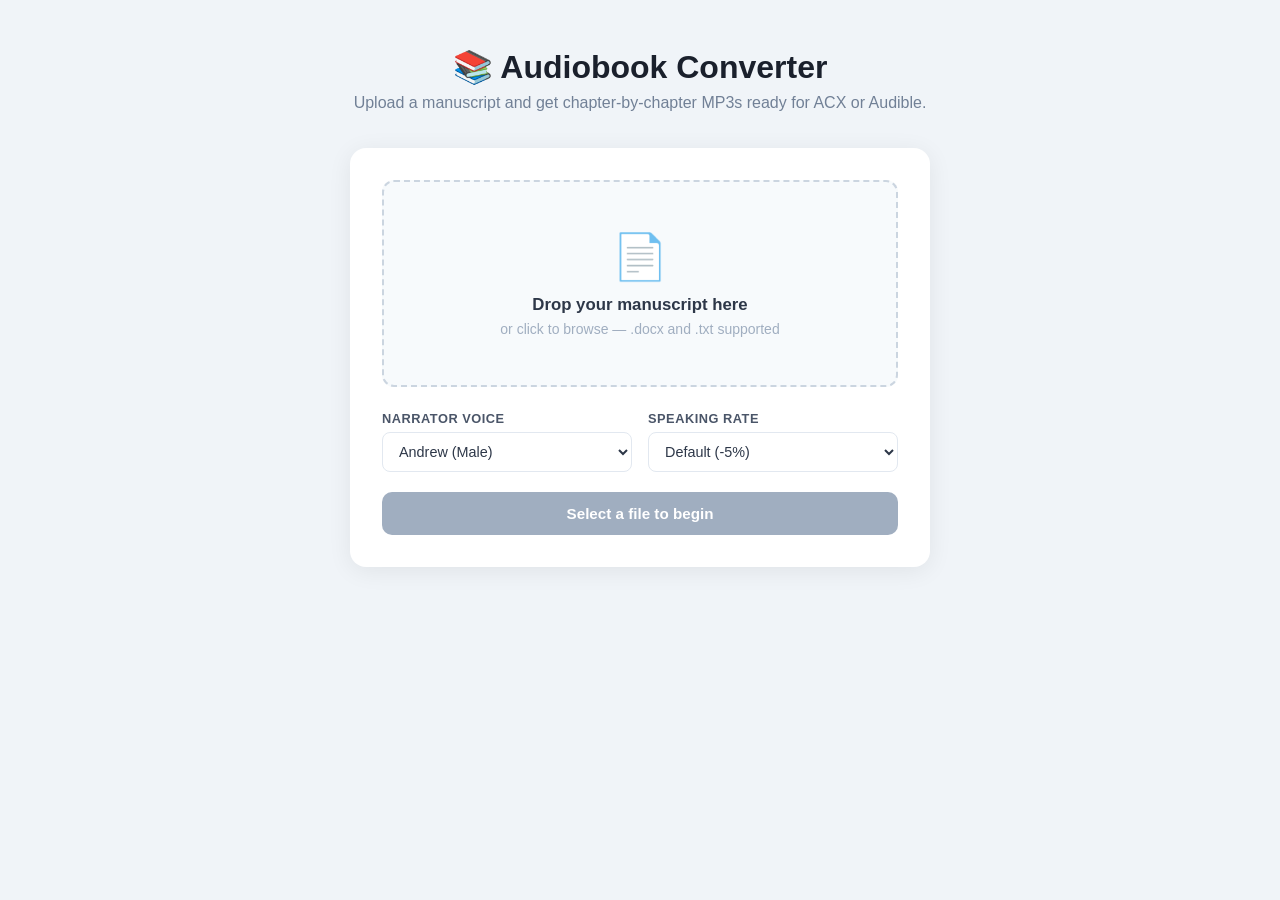
<file: static/index.html>
<!DOCTYPE html>
<html lang="en">
<head>
  <meta charset="UTF-8" />
  <meta name="viewport" content="width=device-width, initial-scale=1.0" />
  <title>Audiobook Converter</title>
  <style>
    *, *::before, *::after { box-sizing: border-box; margin: 0; padding: 0; }

    body {
      font-family: -apple-system, BlinkMacSystemFont, 'Segoe UI', Roboto, sans-serif;
      background: #f0f4f8;
      min-height: 100vh;
      display: flex;
      flex-direction: column;
      align-items: center;
      padding: 48px 20px;
      color: #2d3748;
    }

    header {
      text-align: center;
      margin-bottom: 36px;
    }

    header h1 {
      font-size: 2rem;
      font-weight: 700;
      color: #1a202c;
    }

    header p {
      margin-top: 8px;
      color: #718096;
      font-size: 1rem;
    }

    .card {
      background: #fff;
      border-radius: 16px;
      box-shadow: 0 4px 24px rgba(0,0,0,0.07);
      padding: 32px;
      width: 100%;
      max-width: 580px;
      margin-bottom: 20px;
    }

    /* Drop zone */
    .drop-zone {
      border: 2px dashed #cbd5e0;
      border-radius: 12px;
      padding: 48px 24px;
      text-align: center;
      cursor: pointer;
      transition: border-color 0.2s, background 0.2s;
      background: #f7fafc;
      user-select: none;
    }
    .drop-zone:hover, .drop-zone.dragover {
      border-color: #4299e1;
      background: #ebf8ff;
    }
    .drop-zone.has-file {
      border-color: #48bb78;
      background: #f0fff4;
    }
    .drop-zone .dz-icon { font-size: 2.8rem; margin-bottom: 12px; }
    .drop-zone h3 { font-size: 1.05rem; color: #2d3748; margin-bottom: 6px; }
    .drop-zone p  { font-size: 0.875rem; color: #a0aec0; }

    /* Options grid */
    .options {
      display: grid;
      grid-template-columns: 1fr 1fr;
      gap: 16px;
      margin-top: 24px;
    }

    label {
      display: block;
      font-size: 0.8rem;
      font-weight: 600;
      color: #4a5568;
      text-transform: uppercase;
      letter-spacing: 0.04em;
      margin-bottom: 6px;
    }

    select {
      width: 100%;
      padding: 10px 12px;
      border: 1px solid #e2e8f0;
      border-radius: 8px;
      font-size: 0.9rem;
      color: #2d3748;
      background: #fff;
      cursor: pointer;
      appearance: auto;
    }
    select:focus { outline: none; border-color: #4299e1; box-shadow: 0 0 0 3px rgba(66,153,225,0.15); }

    /* Buttons */
    .btn {
      display: block;
      width: 100%;
      padding: 13px;
      border: none;
      border-radius: 10px;
      font-size: 0.95rem;
      font-weight: 600;
      cursor: pointer;
      margin-top: 20px;
      transition: transform 0.15s, box-shadow 0.15s, background 0.15s;
    }
    .btn-primary { background: linear-gradient(135deg, #4299e1, #3182ce); color: #fff; }
    .btn-primary:hover:not(:disabled) { transform: translateY(-1px); box-shadow: 0 4px 14px rgba(66,153,225,0.4); }
    .btn-primary:disabled { background: #a0aec0; cursor: not-allowed; }
    .btn-green { background: linear-gradient(135deg, #48bb78, #38a169); color: #fff; }
    .btn-green:hover { transform: translateY(-1px); box-shadow: 0 4px 14px rgba(72,187,120,0.4); }

    /* Progress */
    .progress-header {
      display: flex;
      justify-content: space-between;
      align-items: center;
      margin-bottom: 16px;
    }
    .progress-header h3 { font-size: 1rem; }
    .badge {
      padding: 3px 10px;
      border-radius: 999px;
      font-size: 0.75rem;
      font-weight: 700;
      text-transform: uppercase;
      letter-spacing: 0.05em;
    }
    .badge-blue  { background: #ebf8ff; color: #2b6cb0; }
    .badge-green { background: #f0fff4; color: #276749; }
    .badge-red   { background: #fff5f5; color: #c53030; }

    .bar-bg { background: #e2e8f0; border-radius: 999px; height: 10px; overflow: hidden; }
    .bar-fill {
      height: 100%;
      background: linear-gradient(90deg, #4299e1, #3182ce);
      border-radius: 999px;
      width: 0%;
      transition: width 0.5s ease;
    }
    .bar-label { text-align: center; font-size: 0.875rem; color: #718096; margin-top: 10px; }

    /* Download */
    #download-section { text-align: center; }
    #download-section .big-icon { font-size: 3rem; margin-bottom: 12px; }
    #download-section h3 { margin-bottom: 6px; }
    #download-section p  { color: #718096; font-size: 0.9rem; margin-bottom: 4px; }

    .hidden { display: none !important; }
  </style>
</head>
<body>

<header>
  <h1>📚 Audiobook Converter</h1>
  <p>Upload a manuscript and get chapter-by-chapter MP3s ready for ACX or Audible.</p>
</header>

<!-- Upload card -->
<div class="card" id="upload-card">
  <div class="drop-zone" id="drop-zone" onclick="document.getElementById('file-input').click()">
    <div class="dz-icon">📄</div>
    <h3 id="dz-title">Drop your manuscript here</h3>
    <p id="dz-sub">or click to browse &mdash; .docx and .txt supported</p>
    <input type="file" id="file-input" accept=".docx,.txt" style="display:none" />
  </div>

  <div class="options">
    <div>
      <label for="voice-select">Narrator Voice</label>
      <select id="voice-select">
        <optgroup label="🇺🇸 US English">
          <option value="en-US-AndrewNeural" selected>Andrew (Male)</option>
          <option value="en-US-AndrewMultilingualNeural">Andrew Multilingual (Male)</option>
          <option value="en-US-GuyNeural">Guy (Male)</option>
          <option value="en-US-ChristopherNeural">Christopher (Male)</option>
          <option value="en-US-EricNeural">Eric (Male)</option>
          <option value="en-US-BrianNeural">Brian (Male)</option>
          <option value="en-US-RogerNeural">Roger (Male)</option>
          <option value="en-US-SteffanNeural">Steffan (Male)</option>
          <option value="en-US-AriaNeural">Aria (Female)</option>
          <option value="en-US-AvaNeural">Ava (Female)</option>
          <option value="en-US-EmmaNeural">Emma (Female)</option>
          <option value="en-US-JennyNeural">Jenny (Female)</option>
          <option value="en-US-MichelleNeural">Michelle (Female)</option>
        </optgroup>
        <optgroup label="🇬🇧 UK English">
          <option value="en-GB-RyanNeural">Ryan (Male)</option>
          <option value="en-GB-ThomasNeural">Thomas (Male)</option>
          <option value="en-GB-SoniaNeural">Sonia (Female)</option>
          <option value="en-GB-LibbyNeural">Libby (Female)</option>
        </optgroup>
        <optgroup label="🇦🇺 Australian">
          <option value="en-AU-WilliamMultilingualNeural">William (Male)</option>
          <option value="en-AU-NatashaNeural">Natasha (Female)</option>
        </optgroup>
        <optgroup label="🇨🇦 Canadian">
          <option value="en-CA-LiamNeural">Liam (Male)</option>
          <option value="en-CA-ClaraNeural">Clara (Female)</option>
        </optgroup>
      </select>
    </div>
    <div>
      <label for="rate-select">Speaking Rate</label>
      <select id="rate-select">
        <option value="-20%">Very Slow (-20%)</option>
        <option value="-15%">Slow (-15%)</option>
        <option value="-10%">Slightly Slow (-10%)</option>
        <option value="-5%" selected>Default (-5%)</option>
        <option value="0%">Normal (0%)</option>
        <option value="+5%">Slightly Fast (+5%)</option>
        <option value="+10%">Fast (+10%)</option>
      </select>
    </div>
  </div>

  <button class="btn btn-primary" id="convert-btn" disabled onclick="startConversion()">
    Select a file to begin
  </button>
</div>

<!-- Progress card -->
<div class="card hidden" id="progress-card">
  <div class="progress-header">
    <h3>Converting audiobook&hellip;</h3>
    <span class="badge badge-blue" id="status-badge">Processing</span>
  </div>
  <div class="bar-bg"><div class="bar-fill" id="bar-fill"></div></div>
  <p class="bar-label" id="bar-label">Starting up&hellip;</p>
</div>

<!-- Download card -->
<div class="card hidden" id="download-card">
  <div id="download-section">
    <div class="big-icon">✅</div>
    <h3>Your audiobook is ready!</h3>
    <p id="dl-subtitle"></p>
    <p style="color:#a0aec0;font-size:0.8rem;margin-bottom:20px">Includes all chapters + manifest.json</p>
    <button class="btn btn-green" onclick="downloadFile()">⬇️ Download ZIP</button>
    <button class="btn btn-primary" onclick="resetUI()">Convert Another Book</button>
  </div>
</div>

<script>
  let selectedFile = null;
  let jobId = null;
  let pollTimer = null;

  // --- Drag and drop ---
  const dz = document.getElementById('drop-zone');

  dz.addEventListener('dragover', e => { e.preventDefault(); dz.classList.add('dragover'); });
  dz.addEventListener('dragleave', ()  => dz.classList.remove('dragover'));
  dz.addEventListener('drop', e => {
    e.preventDefault();
    dz.classList.remove('dragover');
    if (e.dataTransfer.files[0]) setFile(e.dataTransfer.files[0]);
  });

  document.getElementById('file-input').addEventListener('change', e => {
    if (e.target.files[0]) setFile(e.target.files[0]);
  });

  function setFile(file) {
    if (!/\.(docx|txt)$/i.test(file.name)) {
      alert('Please select a .docx or .txt file.');
      return;
    }
    selectedFile = file;
    dz.classList.add('has-file');
    document.getElementById('dz-title').textContent = file.name;
    document.getElementById('dz-sub').textContent =
      `${(file.size / 1024).toFixed(1)} KB \u2014 click to change`;
    const btn = document.getElementById('convert-btn');
    btn.disabled = false;
    btn.textContent = '🎙️ Convert to Audiobook';
  }

  // --- Start conversion ---
  async function startConversion() {
    if (!selectedFile) return;

    const btn = document.getElementById('convert-btn');
    btn.disabled = true;
    btn.textContent = 'Uploading…';

    const formData = new FormData();
    formData.append('file', selectedFile);
    formData.append('voice', document.getElementById('voice-select').value);
    formData.append('rate',  document.getElementById('rate-select').value);

    let res, data;
    try {
      res  = await fetch('/convert', { method: 'POST', body: formData });
      data = await res.json();
    } catch (err) {
      alert('Upload failed: ' + err.message);
      btn.disabled = false;
      btn.textContent = '🎙️ Convert to Audiobook';
      return;
    }

    if (data.error) { alert(data.error); btn.disabled = false; return; }

    jobId = data.job_id;
    document.getElementById('progress-card').classList.remove('hidden');
    pollTimer = setInterval(pollStatus, 2000);
  }

  // --- Poll for status ---
  async function pollStatus() {
    let data;
    try {
      const res = await fetch(`/status/${jobId}`);
      data = await res.json();
    } catch { return; }

    const { status, total, completed } = data;

    if (total > 0) {
      const pct = Math.round((completed / total) * 100);
      document.getElementById('bar-fill').style.width  = pct + '%';
      document.getElementById('bar-label').textContent =
        `Chapter ${completed} of ${total} \u2014 ${pct}%`;
    } else {
      document.getElementById('bar-label').textContent = 'Reading manuscript…';
    }

    if (status === 'complete') {
      clearInterval(pollTimer);
      document.getElementById('bar-fill').style.width = '100%';
      document.getElementById('status-badge').textContent = 'Complete';
      document.getElementById('status-badge').className  = 'badge badge-green';
      document.getElementById('bar-label').textContent   = 'Done!';
      setTimeout(() => {
        document.getElementById('progress-card').classList.add('hidden');
        document.getElementById('dl-subtitle').textContent =
          `${total} chapter${total !== 1 ? 's' : ''} converted successfully`;
        document.getElementById('download-card').classList.remove('hidden');
      }, 800);

    } else if (status === 'error') {
      clearInterval(pollTimer);
      document.getElementById('status-badge').textContent = 'Error';
      document.getElementById('status-badge').className  = 'badge badge-red';
      document.getElementById('bar-label').textContent   = data.error || 'An error occurred.';
    }
  }

  function downloadFile() {
    window.location.href = `/download/${jobId}`;
  }

  function resetUI() {
    clearInterval(pollTimer);
    selectedFile = null; jobId = null;
    document.getElementById('download-card').classList.add('hidden');
    document.getElementById('progress-card').classList.add('hidden');
    dz.classList.remove('has-file');
    document.getElementById('dz-title').textContent = 'Drop your manuscript here';
    document.getElementById('dz-sub').textContent   = 'or click to browse \u2014 .docx and .txt supported';
    document.getElementById('bar-fill').style.width = '0%';
    document.getElementById('status-badge').textContent = 'Processing';
    document.getElementById('status-badge').className   = 'badge badge-blue';
    const btn = document.getElementById('convert-btn');
    btn.disabled = true;
    btn.textContent = 'Select a file to begin';
    document.getElementById('file-input').value = '';
  }
</script>

</body>
</html>
</file>
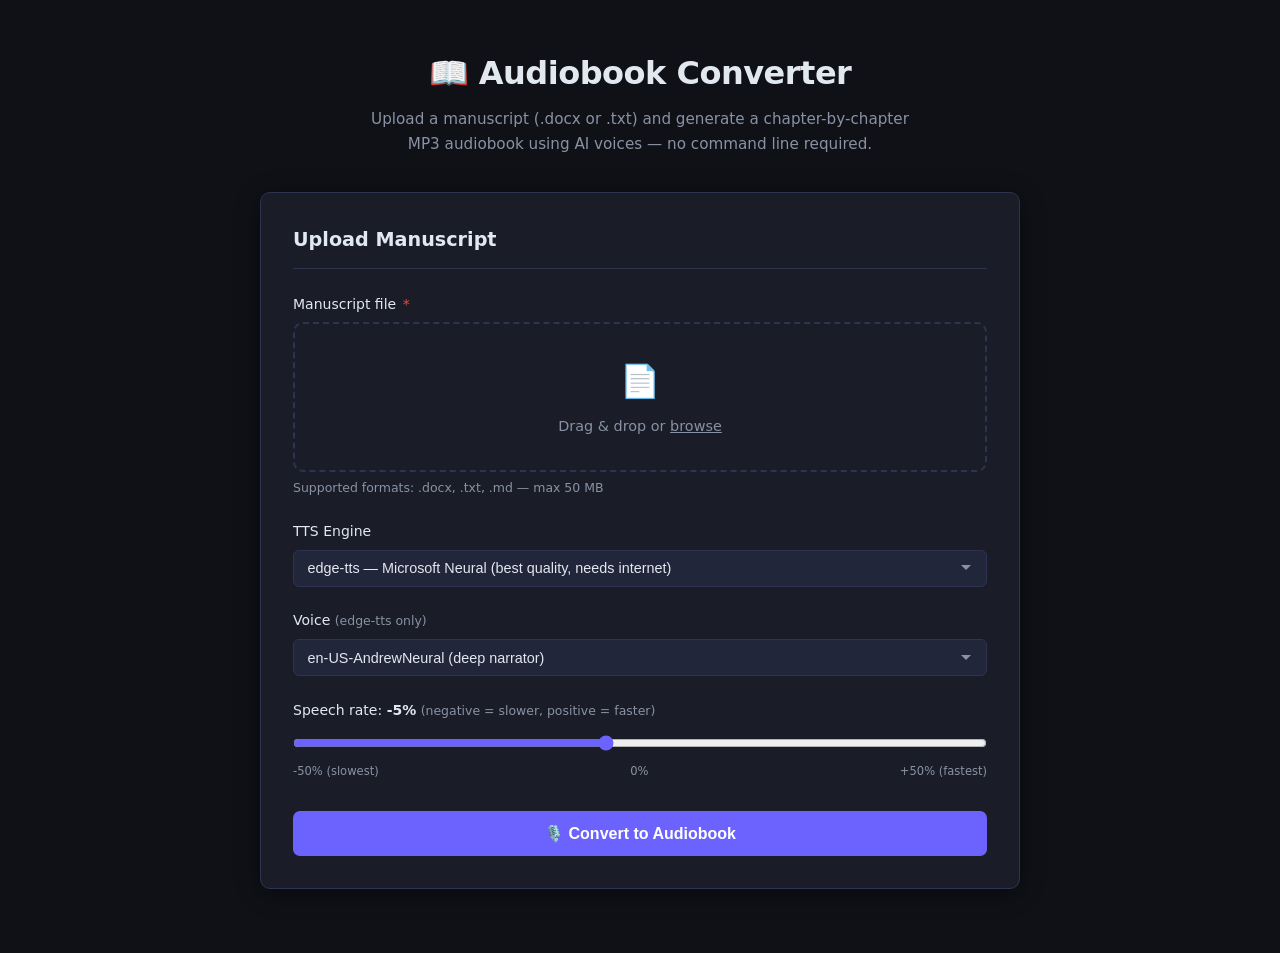
<file: templates/index.html>
<!DOCTYPE html>
<html lang="en">
<head>
  <meta charset="UTF-8" />
  <meta name="viewport" content="width=device-width, initial-scale=1.0" />
  <title>Audiobook Converter</title>
  <link rel="stylesheet" href="/static/style.css" />
</head>
<body>
  <div class="container">

    <!-- ── Header ─────────────────────────────────────────────────── -->
    <header class="site-header">
      <h1>📖 Audiobook Converter</h1>
      <p class="subtitle">
        Upload a manuscript (.docx or .txt) and generate a chapter-by-chapter
        MP3 audiobook using AI voices — no command line required.
      </p>
    </header>

    <!-- ── Upload form ────────────────────────────────────────────── -->
    <section class="card" id="upload-section">
      <h2>Upload Manuscript</h2>

      <form id="upload-form" novalidate>

        <!-- File picker -->
        <div class="form-group">
          <label for="file-input">Manuscript file <span class="required">*</span></label>
          <div class="file-drop-zone" id="drop-zone">
            <input type="file" id="file-input" name="file"
                   accept=".docx,.txt,.md" required />
            <div class="drop-hint">
              <span class="drop-icon">📄</span>
              <span id="file-label">Drag &amp; drop or <u>browse</u></span>
            </div>
          </div>
          <p class="hint">Supported formats: .docx, .txt, .md — max 50 MB</p>
        </div>

        <!-- TTS engine -->
        <div class="form-group">
          <label for="engine-select">TTS Engine</label>
          <select id="engine-select" name="engine">
            <option value="edge-tts" selected>
              edge-tts — Microsoft Neural (best quality, needs internet)
            </option>
            <option value="gtts">
              gTTS — Google Translate TTS (needs internet)
            </option>
            <option value="pyttsx3">
              pyttsx3 — Offline system voices
            </option>
          </select>
        </div>

        <!-- Voice (edge-tts only) -->
        <div class="form-group" id="voice-group">
          <label for="voice-select">Voice <span class="hint-inline">(edge-tts only)</span></label>
          <select id="voice-select" name="voice">
            <optgroup label="Male — US English">
              <option value="en-US-AndrewNeural" selected>en-US-AndrewNeural (deep narrator)</option>
              <option value="en-US-GuyNeural">en-US-GuyNeural</option>
              <option value="en-US-ChristopherNeural">en-US-ChristopherNeural</option>
              <option value="en-US-EricNeural">en-US-EricNeural</option>
            </optgroup>
            <optgroup label="Female — US English">
              <option value="en-US-JennyNeural">en-US-JennyNeural</option>
              <option value="en-US-AriaNeural">en-US-AriaNeural</option>
              <option value="en-US-MichelleNeural">en-US-MichelleNeural</option>
            </optgroup>
            <optgroup label="Male — UK English">
              <option value="en-GB-RyanNeural">en-GB-RyanNeural</option>
              <option value="en-GB-ThomasNeural">en-GB-ThomasNeural</option>
            </optgroup>
            <optgroup label="Female — UK English">
              <option value="en-GB-SoniaNeural">en-GB-SoniaNeural</option>
              <option value="en-GB-LibbyNeural">en-GB-LibbyNeural</option>
            </optgroup>
          </select>
        </div>

        <!-- Rate slider -->
        <div class="form-group">
          <label for="rate-slider">
            Speech rate:
            <strong id="rate-display">-5%</strong>
            <span class="hint-inline">(negative = slower, positive = faster)</span>
          </label>
          <input type="range" id="rate-slider" name="rate"
                 min="-50" max="50" step="5" value="-5" />
          <div class="range-labels">
            <span>-50% (slowest)</span>
            <span>0%</span>
            <span>+50% (fastest)</span>
          </div>
        </div>

        <!-- Submit -->
        <button type="submit" class="btn btn-primary" id="submit-btn">
          🎙️ Convert to Audiobook
        </button>

      </form>
    </section>

    <!-- ── Progress panel (hidden until job starts) ───────────────── -->
    <section class="card hidden" id="progress-section">
      <h2>Conversion Progress</h2>

      <div class="job-meta">
        <span>Job ID: <code id="job-id-display">—</code></span>
        <span class="status-badge" id="status-badge">pending</span>
      </div>

      <!-- Overall progress bar -->
      <div class="progress-bar-wrap">
        <div class="progress-bar" id="progress-bar" style="width:0%"></div>
      </div>
      <p class="progress-label" id="progress-label">Waiting to start…</p>

      <!-- Chapter list -->
      <ul class="chapter-list" id="chapter-list">
        <!-- Populated by JS -->
      </ul>

      <!-- Error message -->
      <div class="error-box hidden" id="error-box"></div>
    </section>

    <!-- ── Results panel (hidden until complete) ──────────────────── -->
    <section class="card hidden" id="results-section">
      <h2>✅ Audiobook Ready</h2>

      <p>
        Your audiobook <strong id="book-title-display"></strong> has been
        generated. Download individual chapters below, or view the full
        manifest.
      </p>

      <div class="results-actions">
        <button class="btn btn-secondary" id="manifest-btn">
          📋 View Manifest
        </button>
        <button class="btn btn-secondary" id="convert-another-btn">
          🔄 Convert Another
        </button>
      </div>

      <ul class="download-list" id="download-list">
        <!-- Populated by JS -->
      </ul>

      <!-- Manifest viewer -->
      <div class="manifest-viewer hidden" id="manifest-viewer">
        <h3>Manifest</h3>
        <pre id="manifest-content"></pre>
      </div>
    </section>

  </div><!-- /.container -->

  <script src="/static/upload.js"></script>
</body>
</html>
</file>
<file: static/style.css>
/* ============================================================
   Audiobook Converter — stylesheet
   ============================================================ */

/* ── Reset / base ─────────────────────────────────────────── */
*, *::before, *::after {
  box-sizing: border-box;
  margin: 0;
  padding: 0;
}

:root {
  --color-bg:          #0f1117;
  --color-surface:     #1a1d27;
  --color-surface-alt: #22263a;
  --color-border:      #2e3350;
  --color-primary:     #6c63ff;
  --color-primary-h:   #8b85ff;
  --color-success:     #22c55e;
  --color-warning:     #f59e0b;
  --color-error:       #ef4444;
  --color-text:        #e2e8f0;
  --color-muted:       #8892a4;
  --radius:            10px;
  --shadow:            0 4px 24px rgba(0,0,0,.45);
  --transition:        .2s ease;
}

html { font-size: 16px; }

body {
  font-family: "Inter", "Segoe UI", system-ui, sans-serif;
  background: var(--color-bg);
  color: var(--color-text);
  line-height: 1.6;
  min-height: 100vh;
  padding: 2rem 1rem 4rem;
}

/* ── Layout ───────────────────────────────────────────────── */
.container {
  max-width: 760px;
  margin: 0 auto;
  display: flex;
  flex-direction: column;
  gap: 1.75rem;
}

/* ── Header ───────────────────────────────────────────────── */
.site-header {
  text-align: center;
  padding: 1rem 0 .5rem;
}

.site-header h1 {
  font-size: 2rem;
  font-weight: 700;
  letter-spacing: -.5px;
}

.site-header .subtitle {
  color: var(--color-muted);
  margin-top: .5rem;
  font-size: .95rem;
  max-width: 560px;
  margin-inline: auto;
}

/* ── Card ─────────────────────────────────────────────────── */
.card {
  background: var(--color-surface);
  border: 1px solid var(--color-border);
  border-radius: var(--radius);
  padding: 2rem;
  box-shadow: var(--shadow);
}

.card h2 {
  font-size: 1.2rem;
  font-weight: 600;
  margin-bottom: 1.5rem;
  padding-bottom: .75rem;
  border-bottom: 1px solid var(--color-border);
}

/* ── Form elements ────────────────────────────────────────── */
.form-group {
  margin-bottom: 1.4rem;
}

.form-group label {
  display: block;
  font-size: .875rem;
  font-weight: 500;
  margin-bottom: .45rem;
  color: var(--color-text);
}

.required {
  color: var(--color-error);
  margin-left: 2px;
}

.hint {
  font-size: .78rem;
  color: var(--color-muted);
  margin-top: .35rem;
}

.hint-inline {
  font-size: .78rem;
  color: var(--color-muted);
  font-weight: 400;
}

select {
  width: 100%;
  padding: .6rem .85rem;
  background: var(--color-surface-alt);
  border: 1px solid var(--color-border);
  border-radius: 6px;
  color: var(--color-text);
  font-size: .9rem;
  cursor: pointer;
  appearance: none;
  background-image: url("data:image/svg+xml,%3Csvg xmlns='http://www.w3.org/2000/svg' width='12' height='8' viewBox='0 0 12 8'%3E%3Cpath fill='%238892a4' d='M1 1l5 5 5-5'/%3E%3C/svg%3E");
  background-repeat: no-repeat;
  background-position: right .85rem center;
  padding-right: 2.2rem;
  transition: border-color var(--transition);
}

select:focus {
  outline: none;
  border-color: var(--color-primary);
}

/* ── File drop zone ───────────────────────────────────────── */
.file-drop-zone {
  position: relative;
  border: 2px dashed var(--color-border);
  border-radius: var(--radius);
  padding: 2rem 1rem;
  text-align: center;
  cursor: pointer;
  transition: border-color var(--transition), background var(--transition);
}

.file-drop-zone:hover,
.file-drop-zone.drag-over {
  border-color: var(--color-primary);
  background: rgba(108, 99, 255, .06);
}

.file-drop-zone input[type="file"] {
  position: absolute;
  inset: 0;
  opacity: 0;
  cursor: pointer;
  width: 100%;
  height: 100%;
}

.drop-hint {
  pointer-events: none;
  display: flex;
  flex-direction: column;
  align-items: center;
  gap: .5rem;
  color: var(--color-muted);
  font-size: .9rem;
}

.drop-icon { font-size: 2rem; }

.file-drop-zone.has-file {
  border-color: var(--color-success);
  background: rgba(34, 197, 94, .05);
}

.file-drop-zone.has-file .drop-hint {
  color: var(--color-success);
}

/* ── Range slider ─────────────────────────────────────────── */
input[type="range"] {
  width: 100%;
  accent-color: var(--color-primary);
  cursor: pointer;
  margin-top: .4rem;
}

.range-labels {
  display: flex;
  justify-content: space-between;
  font-size: .72rem;
  color: var(--color-muted);
  margin-top: .25rem;
}

/* ── Buttons ──────────────────────────────────────────────── */
.btn {
  display: inline-flex;
  align-items: center;
  gap: .45rem;
  padding: .65rem 1.4rem;
  border: none;
  border-radius: 7px;
  font-size: .9rem;
  font-weight: 600;
  cursor: pointer;
  transition: background var(--transition), opacity var(--transition),
              transform var(--transition);
}

.btn:active { transform: scale(.97); }

.btn-primary {
  background: var(--color-primary);
  color: #fff;
  width: 100%;
  justify-content: center;
  font-size: 1rem;
  padding: .8rem;
  margin-top: .5rem;
}

.btn-primary:hover:not(:disabled) { background: var(--color-primary-h); }

.btn-primary:disabled {
  opacity: .55;
  cursor: not-allowed;
}

.btn-secondary {
  background: var(--color-surface-alt);
  color: var(--color-text);
  border: 1px solid var(--color-border);
}

.btn-secondary:hover { border-color: var(--color-primary); color: var(--color-primary-h); }

/* ── Progress section ─────────────────────────────────────── */
.job-meta {
  display: flex;
  align-items: center;
  justify-content: space-between;
  margin-bottom: 1rem;
  font-size: .85rem;
  color: var(--color-muted);
}

.job-meta code {
  font-family: "Fira Code", "Courier New", monospace;
  font-size: .8rem;
  background: var(--color-surface-alt);
  padding: 2px 6px;
  border-radius: 4px;
}

.status-badge {
  padding: .2rem .7rem;
  border-radius: 999px;
  font-size: .75rem;
  font-weight: 700;
  text-transform: uppercase;
  letter-spacing: .05em;
  background: var(--color-surface-alt);
  color: var(--color-muted);
}

.status-badge.pending    { background: rgba(245,158,11,.15); color: var(--color-warning); }
.status-badge.processing { background: rgba(108,99,255,.2);  color: var(--color-primary-h); }
.status-badge.complete   { background: rgba(34,197,94,.15);  color: var(--color-success); }
.status-badge.error      { background: rgba(239,68,68,.15);  color: var(--color-error); }

.progress-bar-wrap {
  height: 10px;
  background: var(--color-surface-alt);
  border-radius: 999px;
  overflow: hidden;
  margin-bottom: .6rem;
}

.progress-bar {
  height: 100%;
  background: linear-gradient(90deg, var(--color-primary), var(--color-primary-h));
  border-radius: 999px;
  transition: width .4s ease;
}

.progress-label {
  font-size: .82rem;
  color: var(--color-muted);
  margin-bottom: 1.2rem;
}

/* ── Chapter list ─────────────────────────────────────────── */
.chapter-list {
  list-style: none;
  display: flex;
  flex-direction: column;
  gap: .5rem;
}

.chapter-item {
  display: flex;
  align-items: center;
  gap: .75rem;
  padding: .6rem .9rem;
  background: var(--color-surface-alt);
  border-radius: 7px;
  font-size: .875rem;
  border: 1px solid transparent;
  transition: border-color var(--transition);
}

.chapter-item.done   { border-color: rgba(34,197,94,.3); }
.chapter-item.active { border-color: rgba(108,99,255,.4); }

.chapter-icon {
  font-size: 1rem;
  flex-shrink: 0;
  width: 1.4rem;
  text-align: center;
}

.chapter-title { flex: 1; }

.chapter-status {
  font-size: .75rem;
  color: var(--color-muted);
}

.chapter-item.done .chapter-status { color: var(--color-success); }

/* ── Error box ────────────────────────────────────────────── */
.error-box {
  margin-top: 1rem;
  padding: .9rem 1.1rem;
  background: rgba(239,68,68,.1);
  border: 1px solid rgba(239,68,68,.35);
  border-radius: 7px;
  color: var(--color-error);
  font-size: .875rem;
  white-space: pre-wrap;
  word-break: break-word;
}

/* ── Results section ──────────────────────────────────────── */
.results-actions {
  display: flex;
  gap: .75rem;
  flex-wrap: wrap;
  margin-bottom: 1.5rem;
}

.download-list {
  list-style: none;
  display: flex;
  flex-direction: column;
  gap: .5rem;
  margin-bottom: 1.25rem;
}

.download-item {
  display: flex;
  align-items: center;
  justify-content: space-between;
  gap: 1rem;
  padding: .6rem .9rem;
  background: var(--color-surface-alt);
  border-radius: 7px;
  font-size: .875rem;
}

.download-item a {
  color: var(--color-primary-h);
  text-decoration: none;
  font-weight: 500;
  display: inline-flex;
  align-items: center;
  gap: .35rem;
}

.download-item a:hover { text-decoration: underline; }

.download-item .chapter-num {
  color: var(--color-muted);
  font-size: .78rem;
  min-width: 2.5rem;
}

/* ── Manifest viewer ──────────────────────────────────────── */
.manifest-viewer {
  margin-top: 1.25rem;
  border-top: 1px solid var(--color-border);
  padding-top: 1.25rem;
}

.manifest-viewer h3 {
  font-size: 1rem;
  margin-bottom: .75rem;
}

.manifest-viewer pre {
  background: var(--color-surface-alt);
  border: 1px solid var(--color-border);
  border-radius: 7px;
  padding: 1rem;
  font-size: .78rem;
  font-family: "Fira Code", "Courier New", monospace;
  overflow-x: auto;
  white-space: pre;
  color: var(--color-text);
  max-height: 400px;
  overflow-y: auto;
}

/* ── Utility ──────────────────────────────────────────────── */
.hidden { display: none !important; }

/* ── Responsive ───────────────────────────────────────────── */
@media (max-width: 520px) {
  .card { padding: 1.25rem; }
  .site-header h1 { font-size: 1.5rem; }
  .results-actions { flex-direction: column; }
  .results-actions .btn { width: 100%; justify-content: center; }
}
</file>
